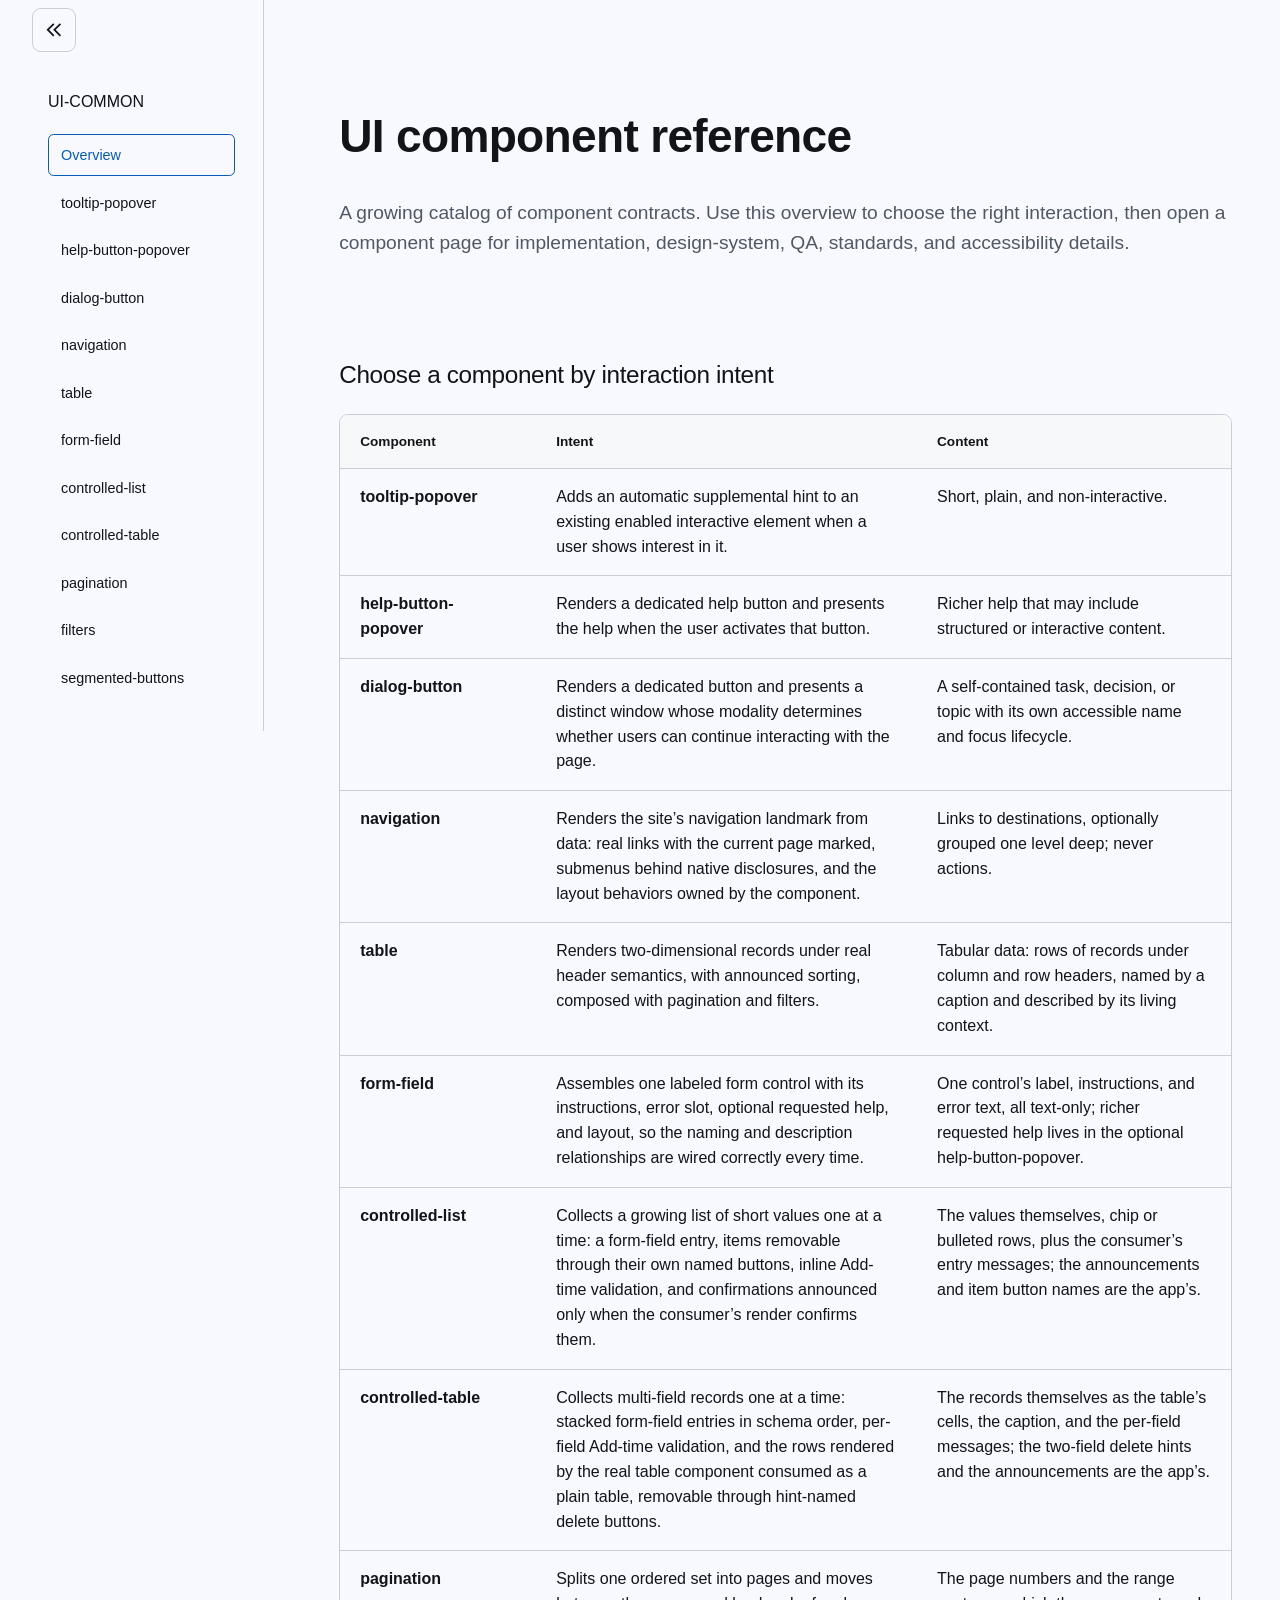
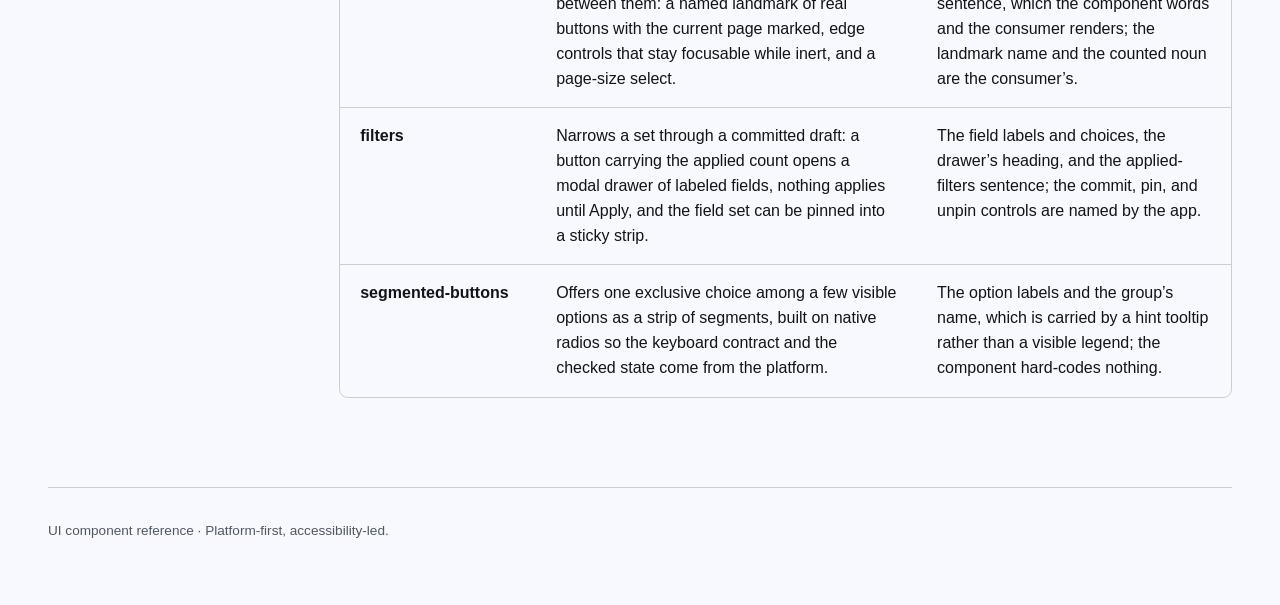
<file: index.html>
<!doctype html>
<html lang="en">
  <head>
    <meta charset="utf-8" />
    <meta name="viewport" content="width=device-width, initial-scale=1" />
    <title>UI Component Reference</title>
    <meta
      name="description"
      content="The full catalog of the UI component reference: design, implementation, consumption, and accessibility guidance for every documented component."
    />
    <script defer src="./assets/app.js"></script>
    <link rel="stylesheet" href="./assets/app.css">
  </head>
  <body>
    <div id="root"></div>
  </body>
</html>
</file>
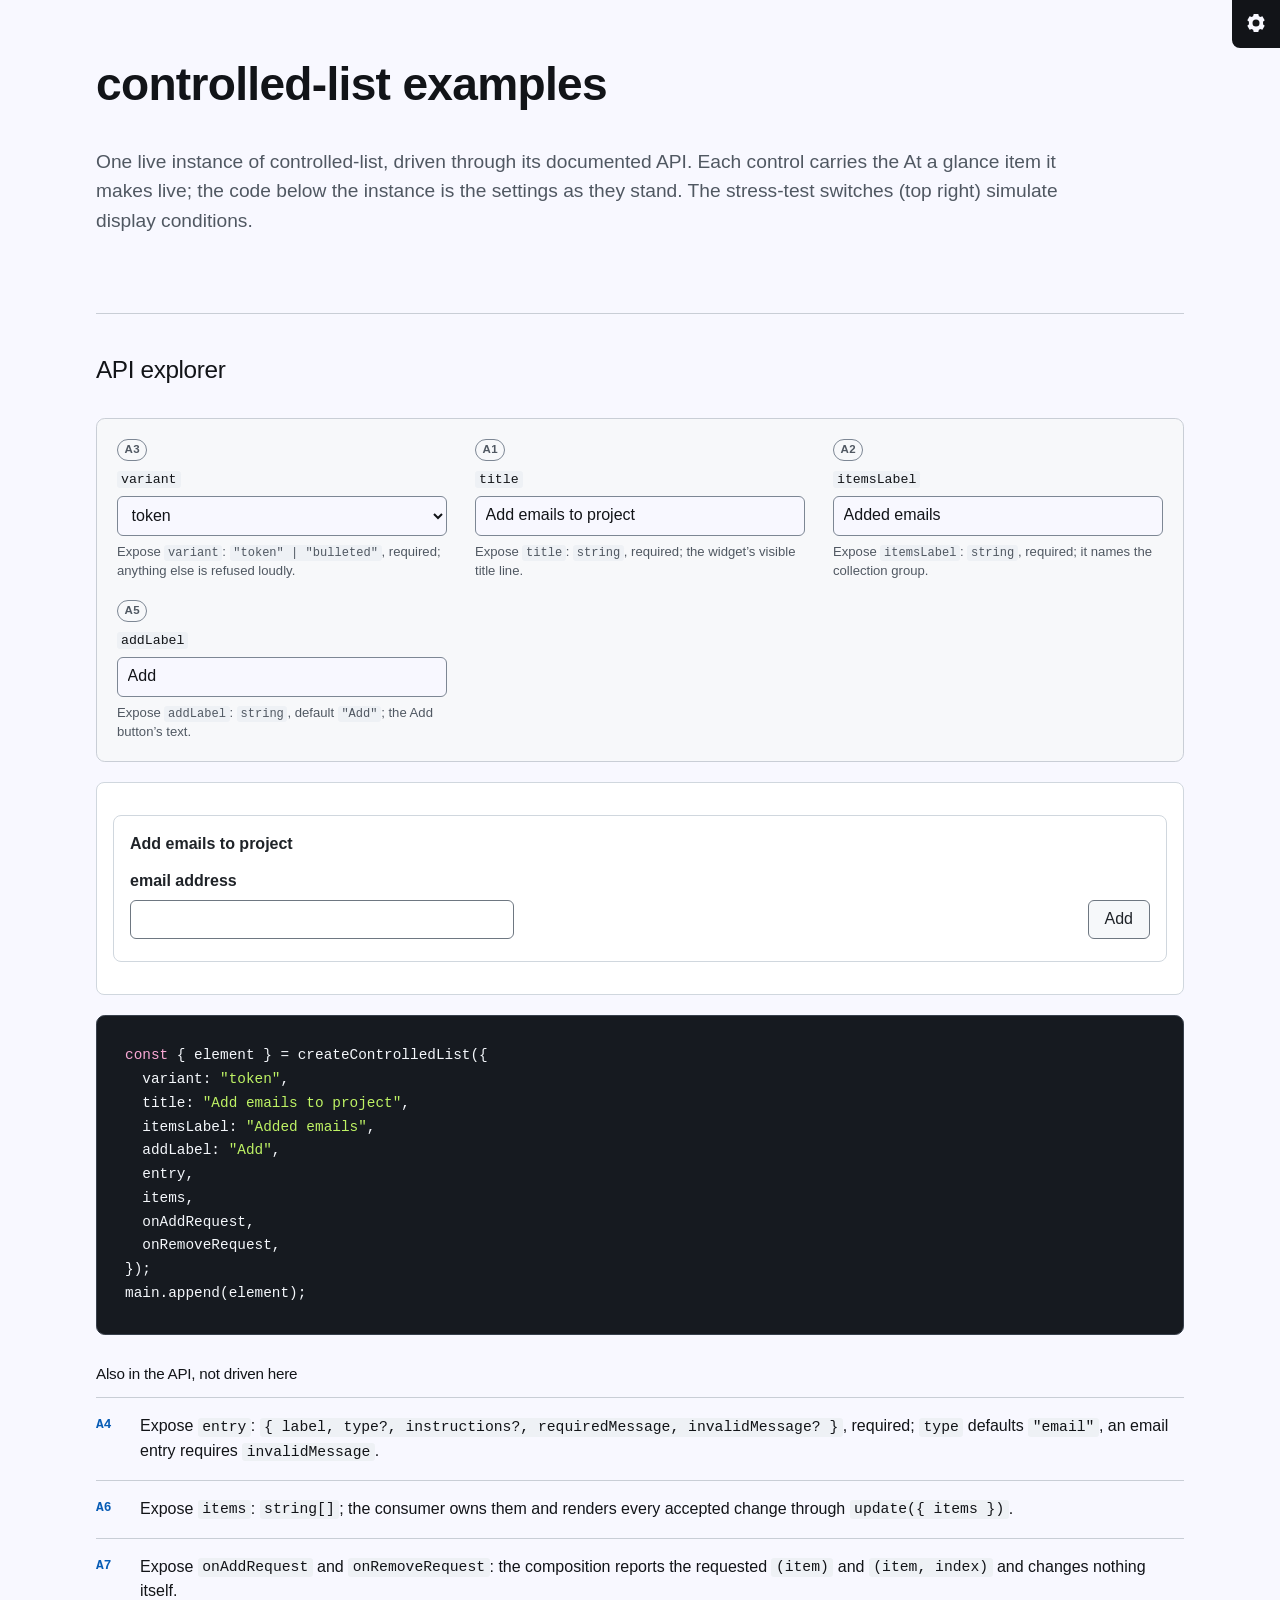
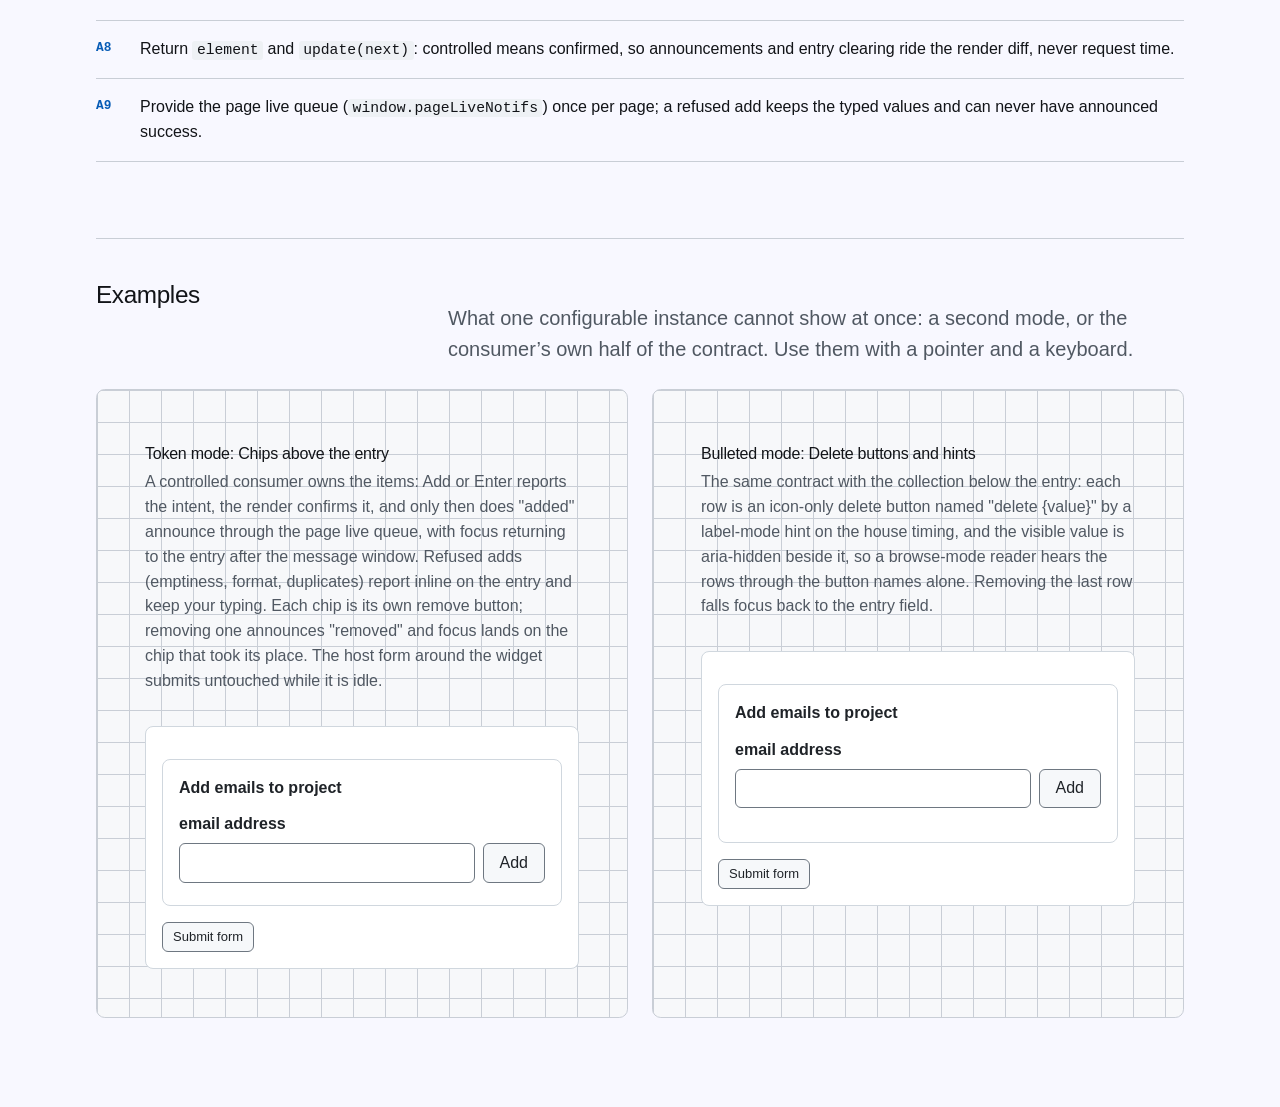
<file: controlled-list-example/index.html>
<!doctype html>
<html lang="en">
  <head>
    <meta charset="utf-8" />
    <meta name="viewport" content="width=device-width, initial-scale=1" />
    <title>UI Component Reference</title>
    <script defer src="../assets/app.js"></script>
    <link rel="stylesheet" href="../assets/app.css">
  </head>
  <body>
    <div id="root"></div>
  </body>
</html>
</file>
<file: assets/app.css>
@layer base{*,:after,:before,::backdrop{box-sizing:border-box;border:0 solid;margin:0;padding:0}::file-selector-button{box-sizing:border-box;border:0 solid;margin:0;padding:0}html,:host{-webkit-text-size-adjust:100%;tab-size:4;font-feature-settings:normal;font-variation-settings:normal;-webkit-tap-highlight-color:transparent;font-family:ui-sans-serif,system-ui,sans-serif,Apple Color Emoji,Segoe UI Emoji,Segoe UI Symbol,Noto Color Emoji;line-height:1.5}hr{height:0;color:inherit;border-top-width:1px}abbr:where([title]){-webkit-text-decoration:underline dotted;text-decoration:underline dotted}h1,h2,h3,h4,h5,h6{font-size:inherit;font-weight:inherit}a{color:inherit;-webkit-text-decoration:inherit;-webkit-text-decoration:inherit;text-decoration:inherit}b,strong{font-weight:bolder}code,kbd,samp,pre{font-feature-settings:normal;font-variation-settings:normal;font-family:ui-monospace,SFMono-Regular,Menlo,Monaco,Consolas,Liberation Mono,Courier New,monospace;font-size:1em}small{font-size:80%}sub,sup{vertical-align:baseline;font-size:75%;line-height:0;position:relative}sub{bottom:-.25em}sup{top:-.5em}table{text-indent:0;border-color:inherit;border-collapse:collapse}:-moz-focusring{outline:auto}progress{vertical-align:baseline}summary{display:list-item}ol,ul,menu{list-style:none}img,svg,video,canvas,audio,iframe,embed,object{vertical-align:middle;display:block}img,video{max-width:100%;height:auto}button,input,select,optgroup,textarea{font:inherit;font-feature-settings:inherit;font-variation-settings:inherit;letter-spacing:inherit;color:inherit;opacity:1;background-color:#0000;border-radius:0}::file-selector-button{font:inherit;font-feature-settings:inherit;font-variation-settings:inherit;letter-spacing:inherit;color:inherit;opacity:1;background-color:#0000;border-radius:0}:where(select:is([multiple],[size])) optgroup{font-weight:bolder}:where(select:is([multiple],[size])) optgroup option{padding-inline-start:20px}::file-selector-button{margin-inline-end:4px}::placeholder{opacity:1}@supports (not ((-webkit-appearance:-apple-pay-button))) or (contain-intrinsic-size:1px){::placeholder{color:color-mix(in oklab, currentcolor 50%, transparent)}}textarea{resize:vertical}::-webkit-search-decoration{-webkit-appearance:none}::-webkit-date-and-time-value{min-height:1lh;text-align:inherit}::-webkit-datetime-edit{display:inline-flex}::-webkit-datetime-edit-fields-wrapper{padding:0}::-webkit-datetime-edit{padding-block:0}::-webkit-datetime-edit-year-field{padding-block:0}::-webkit-datetime-edit-month-field{padding-block:0}::-webkit-datetime-edit-day-field{padding-block:0}::-webkit-datetime-edit-hour-field{padding-block:0}::-webkit-datetime-edit-minute-field{padding-block:0}::-webkit-datetime-edit-second-field{padding-block:0}::-webkit-datetime-edit-millisecond-field{padding-block:0}::-webkit-datetime-edit-meridiem-field{padding-block:0}::-webkit-calendar-picker-indicator{line-height:1}:-moz-ui-invalid{box-shadow:none}button,input:where([type=button],[type=reset],[type=submit]){appearance:button}::file-selector-button{appearance:button}::-webkit-inner-spin-button{height:auto}::-webkit-outer-spin-button{height:auto}[hidden]:where(:not([hidden=until-found])){display:none!important}}:root{--lightningcss-light:initial;--lightningcss-dark: ;color-scheme:light;--canvas:#f8f8ff;--rail-tint:#fff;--surface:#f7f8fa;--surface-strong:#eef1f5;--text:#121418;--muted:#505862;--line:#c9ced6;--line-strong:#7d8794;--accent:#075cb6;--accent-hover:#034887;--focus:#005fcc;--code:#161a20;--code-text:#f4f7fb;--max:90rem;--radius:.55rem;--stress-test-inverse-scale:1;--help-button-popover-trigger-min-size:2.75rem;--help-button-popover-trigger-radius:.35rem;--help-button-popover-surface-width:30rem;--help-button-popover-surface-max-height:94dvh;--help-button-popover-surface-padding:1.5rem;--help-button-popover-surface-gap:1rem;--help-button-popover-motion-duration:.14s;--help-button-popover-edge-clearance:1rem;--help-button-popover-surface-color:var(--canvas);--help-button-popover-border-color:var(--line-strong);--help-button-popover-elevation:0 1rem 3rem #0000002e;--layer-floating-window:200}*{box-sizing:border-box}html{scroll-behavior:smooth;background:var(--canvas);scroll-padding-top:11rem}body{background:var(--canvas);color:var(--text);-webkit-font-smoothing:antialiased;-moz-osx-font-smoothing:grayscale;margin:0;font-family:Arial,Helvetica,sans-serif;font-size:1rem;line-height:1.55}a{color:var(--accent);text-underline-offset:.2em;text-decoration-thickness:.08em}a:hover{color:var(--accent-hover)}a,p,li,dd{overflow-wrap:anywhere}button,a{-webkit-tap-highlight-color:transparent}:focus-visible{outline:.2rem solid var(--focus);outline-offset:.2rem}.site-header{z-index:100;border-block-end:1px solid var(--line);background:color-mix(in srgb, var(--canvas) 96%, transparent);-webkit-backdrop-filter:blur(.5rem);backdrop-filter:blur(.5rem);position:sticky;inset-block-start:0}.header-brand-row,.site-header .ev-navigation-nav,main,footer{width:min(100% - 6rem, var(--max));margin-inline:auto}.header-brand-row{padding-block:1rem .75rem;display:block}.brand{color:var(--text);white-space:nowrap;align-items:center;gap:.75rem;text-decoration:none;display:inline-flex}.brand span{background:var(--line-strong);block-size:1.4rem;inline-size:1px}.preference-switch{border:1px solid var(--line);border-radius:var(--radius);background:var(--canvas);min-block-size:2.75rem;color:var(--text);font:inherit;cursor:pointer;grid-template-columns:auto auto auto;align-items:center;gap:.45rem;padding:.45rem .65rem;font-size:.78rem;display:inline-grid;position:relative}.preference-switch:hover{border-color:var(--line-strong);background:var(--surface)}.preference-input{clip-path:inset(50%);white-space:nowrap;border:0;block-size:1px;inline-size:1px;margin:0;padding:0;position:absolute;overflow:hidden}.preference-label{font-weight:700}.switch-track{border:1px solid var(--line-strong);background:var(--surface-strong);border-radius:999px;block-size:1.25rem;inline-size:2.2rem;position:relative}.preference-switch:has(.preference-input:focus-visible) .switch-track{outline:2px solid var(--focus);outline-offset:2px}.switch-thumb{box-sizing:border-box;background:var(--line-strong);border:1px solid #0000;border-radius:50%;block-size:.88rem;inline-size:.88rem;transition:transform .16s,background-color .16s;position:absolute;inset-block-start:.12rem;inset-inline-start:.12rem}.preference-switch:has(.preference-input:checked) .switch-track{border-color:var(--accent);background:var(--accent)}.preference-switch:has(.preference-input:checked) .switch-thumb{background:var(--canvas);transform:translate(.95rem)}.switch-state{min-inline-size:1.5rem}.stress-test-launcher{z-index:1001;position:fixed;inset-block-start:0;inset-inline-end:0}.stress-test-button{inline-size:calc(48px * var(--stress-test-inverse-scale));block-size:calc(48px * var(--stress-test-inverse-scale));border:calc(2px * var(--stress-test-inverse-scale)) solid var(--text);border-radius:0 0 0 calc(8px * var(--stress-test-inverse-scale));background:var(--text);color:var(--canvas);cursor:pointer;place-items:center;padding:0;display:grid}.stress-test-button:hover{background:var(--accent)}.stress-test-button:focus-visible{outline-width:calc(3px * var(--stress-test-inverse-scale));outline-offset:calc(3px * var(--stress-test-inverse-scale))}.stress-test-cog{inline-size:calc(24px * var(--stress-test-inverse-scale));block-size:calc(24px * var(--stress-test-inverse-scale));fill:currentColor}.stress-test-tooltip{z-index:1002;border:1px solid var(--line-strong);background:var(--text);inline-size:max-content;max-inline-size:min(20rem,100vw - 1rem);color:var(--canvas);opacity:0;transition:opacity .12s ease, display .12s allow-discrete, overlay .12s allow-discrete;border-radius:.35rem;margin:0;padding:.5rem .7rem;font-size:.9rem;line-height:1.4;position:fixed;inset-block-start:calc(48px * var(--stress-test-inverse-scale) + .5rem);inset-block-end:auto;inset-inline:auto .5rem;box-shadow:0 .5rem 1.5rem #0000002e}.stress-test-tooltip:popover-open{opacity:1}@starting-style{.stress-test-tooltip:popover-open{opacity:0}}.stress-tests-dialog{z-index:1000;border:0;border-block-end:2px solid var(--line-strong);background:var(--canvas);max-block-size:min(80dvh,38rem);inline-size:100%;max-inline-size:none;color:var(--text);margin:0;padding:1rem 4.5rem 1rem 1rem;position:fixed;inset-block-start:0;inset-inline:0;overflow:auto;box-shadow:0 .75rem 2rem #00000038}.stress-tests-dialog::backdrop{background:#1214188c}.stress-tests-close{border:1px solid var(--line-strong);border-radius:var(--radius);background:var(--canvas);block-size:2.75rem;inline-size:2.75rem;color:var(--text);cursor:pointer;place-items:center;padding:0;display:grid;position:absolute;inset-block-start:.75rem;inset-inline-end:.75rem}.stress-tests-close:hover{background:var(--surface-strong)}.stress-tests-close svg{fill:currentColor;block-size:1.35rem;inline-size:1.35rem}.stress-tests-title{margin:0 0 .75rem;font-size:1.05rem}.stress-tests-close-tooltip{inset-block-start:4.25rem;inset-inline-end:.75rem}.stress-tests-dialog .preferences{flex-wrap:wrap;gap:.5rem;display:flex}.stress-tests-apply{font:inherit;border:1px solid var(--line-strong);border-radius:var(--radius);background:var(--surface);color:var(--text);cursor:pointer;margin-block-start:.9rem;padding:.45rem 1.25rem;font-size:.85rem}.stress-tests-apply:hover{background:var(--surface-strong)}.site-header .ev-navigation-nav{padding-block:0 .7rem}.ev-navigation a{color:var(--text);border:1px solid #0000;border-radius:.35rem;padding:.55rem .75rem;font-size:.9rem;text-decoration:none;display:inline-block}.ev-navigation a:hover{background:var(--surface)}.ev-navigation a[aria-current=page]{border-color:var(--accent);color:var(--accent)}.ev-navigation .ev-navigation-summary{border:1px solid #0000;border-radius:.35rem;padding:.55rem .75rem;font-size:.9rem}.ev-navigation .ev-navigation-summary:not([aria-disabled=true]):hover{background:var(--surface)}.table-demo-grid{grid-template-columns:minmax(0,1fr);gap:2.5rem;display:grid}.table-demo-canvas{color:#1f2328;--lightningcss-light:initial;--lightningcss-dark: ;color-scheme:light;background:#fff;border:1px solid #d0d7de;border-radius:.5rem;padding:.25rem 1rem 1rem}.table-demo-canvas .retest-button{font:inherit;cursor:pointer;background:#fff;border:1px solid #d0d7de;border-radius:.375rem;padding:.1em .5em;font-size:.8125rem}.table-demo-canvas .retest-button:hover{background:#f6f8fa}.form-field-demo-grid{grid-template-columns:repeat(auto-fit,minmax(min(26rem,100%),1fr));gap:1.5rem;display:grid}.form-field-demo-canvas{color:#1f2328;--lightningcss-light:initial;--lightningcss-dark: ;color-scheme:light;background:#fff;border:1px solid #d0d7de;border-radius:.5rem;padding:1rem}.form-field-demo-canvas .form-field+.form-field{margin-block-start:1.25rem}.ff-demo-scaffold{border-block-start:1px dashed #d0d7de;gap:.5rem;margin:1rem 0 0;padding-block-start:.625rem;display:flex}.ff-demo-scaffold button{font:inherit;cursor:pointer;background:#f6f8fa;border:1px solid #6e7781;border-radius:.375rem;padding:.25rem .625rem;font-size:.8125rem}.ff-demo-scaffold button:hover{background:#eef1f4}.ff-demo-proof{color:#1a7f37;min-block-size:1lh;margin:.5rem 0 0;font-size:.875rem}.controlled-list-demo-grid{grid-template-columns:repeat(auto-fit,minmax(min(28rem,100%),1fr));gap:1.5rem;display:grid}.controlled-table-demo-grid{gap:1.5rem;display:grid}.controlled-list-demo-canvas{color:#1f2328;--lightningcss-light:initial;--lightningcss-dark: ;color-scheme:light;background:#fff;border:1px solid #d0d7de;border-radius:.5rem;padding:1rem}.controlled-list-demo-canvas .host-form-foot{align-items:center;gap:.75rem;margin:.75rem 0 0;display:flex}.controlled-list-demo-canvas .host-form-foot button{font:inherit;cursor:pointer;background:#f6f8fa;border:1px solid #6e7781;border-radius:.375rem;padding:.25rem .625rem;font-size:.8125rem}.controlled-list-demo-canvas .host-form-foot button:hover{background:#eef1f4}.controlled-list-demo-canvas .submit-proof{color:#1a7f37;min-block-size:1lh;font-size:.875rem;font-weight:600}.pagination-demo-grid,.filters-demo-grid{grid-template-columns:minmax(0,1fr);gap:2.5rem;display:grid}.segmented-demo-grid{grid-template-columns:repeat(auto-fit,minmax(min(26rem,100%),1fr));gap:1.5rem;display:grid}.pagination-demo-canvas,.filters-demo-canvas,.segmented-demo-canvas{color:#1f2328;--lightningcss-light:initial;--lightningcss-dark: ;color-scheme:light;background:#fff;border:1px solid #d0d7de;border-radius:.5rem;padding:1rem}.pagination-demo-cards,.filters-demo-results,.segmented-demo-cards{gap:.5rem;margin:0 0 .75rem;padding:0;font-size:.875rem;list-style:none;display:grid}.pagination-demo-cards li,.filters-demo-results li,.segmented-demo-cards li{border:1px solid #d0d7de;border-radius:.375rem;justify-content:space-between;gap:.75rem;padding:.5rem .75rem;display:flex}.segmented-demo-cards[data-layout=grid]{grid-template-columns:repeat(auto-fill,minmax(11rem,1fr))}.pagination-demo-cards .kind,.filters-demo-results .kind,.segmented-demo-cards .kind{color:#57606a;font-size:.8125rem}.filters-demo-results li.empty{color:#57606a;justify-content:flex-start}.pagination-demo-range,.filters-demo-summary{color:#57606a;min-block-size:1lh;margin:0 0 .75rem;font-size:.875rem}.filters-demo-canvas .filters-demo-summary{margin-block-start:.75rem}.segmented-demo-row{flex-wrap:wrap;align-items:center;gap:.75rem;margin-block-end:.75rem;display:flex}.segmented-demo-reset{font:inherit;cursor:pointer;background:#f6f8fa;border:1px solid #6e7781;border-radius:.375rem;padding:.25rem .625rem;font-size:.8125rem}.segmented-demo-reset:hover{background:#eef1f4}.segmented-demo-sample{max-inline-size:34rem;margin:0;font-size:.875rem}.segmented-demo-sample[data-density=roomy]{line-height:1.9}.segmented-demo-sample[data-density=cosy]{line-height:1.5}.segmented-demo-sample[data-density=tight]{line-height:1.2}.segmented-demo-report{color:#1a7f37;margin:.75rem 0 0;font-size:.8125rem;font-weight:600}.navigation-demo-grid{gap:2.5rem;display:grid}.navigation-demo-resizable{resize:horizontal;border:1px dashed var(--line-strong);border-radius:var(--radius);min-inline-size:14rem;max-inline-size:100%;padding:1rem;overflow:hidden}.navigation-demo-scrollbox{border:1px solid var(--line);border-radius:var(--radius);block-size:6rem;padding-inline:1rem;overflow-y:auto}.navigation-demo-scrollbox .ev-navigation{background:var(--canvas)}.navigation-demo-vertical{max-inline-size:12rem}.navigation-demo-rail{--navigation-width:13rem;border:1px solid var(--line);border-radius:var(--radius);background:var(--canvas);position:relative;overflow-x:clip}.navigation-demo-rail .ev-navigation-pane{border-inline-end:1px solid var(--line);padding-block:4rem 1.25rem}.navigation-demo-rail .ev-navigation-nav{padding-inline-end:1.5rem}.site-frame{--navigation-width:15rem;--navigation-edge:1.5rem;width:min(100% - 6rem, var(--max));margin-inline:auto}.site-columns{grid-template-columns:var(--navigation-width) minmax(0, 1fr);align-items:start;column-gap:clamp(1.5rem,4vw,4rem);display:grid}.site-frame .site-header{-webkit-backdrop-filter:none;backdrop-filter:none;background:0 0;border-block-end:0;grid-column:1;max-block-size:100dvh;position:sticky;inset-block-start:0;overflow-y:auto}.site-frame .header-brand-row,.site-frame .site-header .ev-navigation-nav{width:auto;margin-inline:0;padding-inline-end:1.75rem}.site-frame .header-brand-row{padding-block:0 1.25rem}.site-frame .site-header .ev-navigation-nav{padding-block:0}.site-frame main{width:auto;grid-column:2;min-inline-size:0;margin-inline:0}.site-frame footer{width:auto;margin-inline:0}.example-frame{width:min(100% - 6rem, var(--max));margin-inline:auto}.example-frame main{padding-block:clamp(1.5rem,3vw,2.5rem) clamp(3rem,7vw,7rem)}@media (width>52rem){.site-columns{transition:grid-template-columns .2s}.site-columns:has(.site-header .ev-navigation[data-nav-state=collapsed]){grid-template-columns:3.75rem minmax(0,1fr)}.site-frame .site-header{inline-size:calc(var(--navigation-width) + 1rem);margin-inline-start:calc((var(--navigation-edge) + .25rem) * -1);padding-block-end:.75rem;padding-inline-start:.25rem;transition:inline-size .2s;overflow-x:hidden}.site-columns:has(.site-header .ev-navigation[data-nav-state=collapsed]) .site-header{scrollbar-width:none;inline-size:3.75rem}.site-columns:has(.site-header .ev-navigation[data-nav-state=collapsed]) .site-header::-webkit-scrollbar{block-size:0;inline-size:0}.site-columns:has(.site-header .ev-navigation[data-nav-state=collapsed]) .site-header .ev-navigation-pane{border-inline-end-color:#0000}.site-frame .site-header .ev-navigation-pane{border-inline-end:1px solid var(--line);padding-block:clamp(3rem,7vw,7rem) 2rem}.site-frame .site-header .ev-navigation-pane:hover,.site-frame .site-header .ev-navigation-pane:focus-within{box-shadow:0 .0625rem .1875rem #0000000f,0 .25rem .75rem #0000000d}}@media (width<=52rem){.site-columns{display:block}.site-frame .site-header{border-inline-end:0;border-block-end:1px solid var(--line);max-block-size:none;padding-block:1rem .75rem;position:static;overflow:visible}}main{padding-block:clamp(3rem,7vw,7rem)}.hero{max-inline-size:70rem}.eyebrow{color:var(--accent);letter-spacing:.12em;text-transform:uppercase;margin:0 0 1rem;font-size:.8rem;font-weight:700}h1,h2,h3{letter-spacing:-.015em;margin-block-start:0;line-height:2}h1{max-inline-size:32ch;margin-block-end:1rem;font-size:clamp(2rem,3.6vw,3.25rem);font-weight:700}.lede{max-inline-size:62rem;color:var(--muted);margin:0;font-size:clamp(1.05rem,1.5vw,1.3rem)}.comparison{margin-block-start:clamp(4rem,8vw,8rem)}.section-heading{grid-template-columns:minmax(18rem,auto) minmax(18rem,1.125fr);align-items:start;gap:4rem;margin-block-end:1.5rem;display:grid}.section-heading>h2{line-height:1.25}.section-heading h2{margin:0;font-size:clamp(1.35rem,1.9vw,1.8rem)}.section-heading p{max-inline-size:48rem;color:var(--muted);margin:0;padding-block-start:2rem;font-size:1.25rem}.comparison-table-wrap{border:1px solid var(--line);border-radius:var(--radius);overflow-x:auto}table{width:100%;border-collapse:collapse;text-align:start;min-inline-size:46rem}th,td{border-block-end:1px solid var(--line);text-align:start;vertical-align:top;padding:1rem 1.25rem}thead th{background:var(--surface);font-size:.85rem}tbody th{inline-size:22%}tbody tr:last-child th,tbody tr:last-child td{border-block-end:0}code{background:var(--surface-strong);border-radius:.2rem;padding:.1em .3em;font:.92em ui-monospace,SFMono-Regular,Consolas,monospace}.guide,.guide-section,.guide-section>*,.sources,.sources>*{min-inline-size:0}.guide-hero{justify-content:space-between;align-items:flex-start;gap:2rem;max-inline-size:76rem;display:flex}.guide-hero h1{margin-block-end:1rem;font-size:clamp(2rem,3.6vw,3.25rem)}.guide-hero>div{min-inline-size:0}.guide-section,.sources{border-block-start:1px solid var(--line);margin-block-start:clamp(3rem,6vw,5rem);padding-block-start:2rem}.guide-section h2,.sources h2{font-size:clamp(1.35rem,1.9vw,1.8rem)}.two-column{grid-template-columns:minmax(15rem,.7fr) minmax(20rem,1.3fr);gap:2rem 4rem;display:grid}.two-column h2{margin:0}.check-list,.cross-list,.test-list,.requirements ul{margin:0;padding:0;list-style:none}.check-list li,.cross-list li,.test-list li{border-block-end:1px solid var(--line);padding:1rem 0 1rem 2rem;position:relative}.check-list li:first-child,.cross-list li:first-child,.test-list li:first-child{border-block-start:1px solid var(--line)}.check-list li:before{background:var(--accent);content:"";border-radius:50%;block-size:.55rem;inline-size:.55rem;position:absolute;inset-block-start:1.45rem;inset-inline-start:.2rem}.cross-list li:before{color:var(--muted);content:"×";font-size:1.25rem;font-weight:700;line-height:1;position:absolute;inset-block-start:1.05rem;inset-inline-start:.1rem}.requirements{border:1px solid var(--line);border-radius:var(--radius);background:var(--surface);grid-template-columns:minmax(17rem,.75fr) minmax(20rem,1.25fr);gap:2rem 4rem;padding:clamp(1.5rem,4vw,2.5rem);display:grid}.requirements h2{margin-block-end:.75rem}.requirements>div>p:last-child{color:var(--muted)}.requirement-groups{gap:1.5rem;display:grid}.requirement-groups section{border-inline-start:.25rem solid var(--line-strong);padding-inline-start:1.25rem}.requirement-groups section:first-child{border-inline-start-color:var(--accent)}.requirement-groups h3{margin-block:.35rem .5rem;font-size:1.15rem}.requirement-kind{border:1px solid var(--line-strong);color:var(--muted);letter-spacing:.06em;text-transform:uppercase;border-radius:999px;margin:0;padding:.2rem .55rem;font-size:.72rem;font-weight:700;display:inline-block}.requirement-kind-normative{border-color:var(--accent);color:var(--accent)}.requirements li{padding:.65rem 0 .65rem 1.5rem;position:relative}.requirements li:before{background:var(--accent);content:"";block-size:2px;inline-size:.55rem;position:absolute;inset-block-start:1.15rem;inset-inline-start:.2rem}.defaults-table-wrap,.wcag-table-wrap{border:1px solid var(--line);border-radius:var(--radius);overflow-x:auto}.defaults-table,.wcag-table{min-inline-size:58rem}.defaults-table td:nth-child(2){inline-size:15rem}.design-specification{gap:3rem;min-inline-size:0;display:grid}.design-specification>section,.spec-table-wrap{min-inline-size:0}.design-specification h3{margin-block:0 1rem;font-size:1.25rem}.anatomy-list{gap:.75rem;max-inline-size:68rem;margin:0;padding-inline-start:1.5rem;display:grid}.state-specimens{border:1px solid var(--line);border-radius:var(--radius);background:var(--line);grid-template-columns:repeat(5,minmax(9rem,1fr));gap:1px;margin-block-end:1.25rem;display:grid;overflow-x:auto}.state-specimens>div{background:var(--surface);align-content:space-between;justify-items:start;gap:1.5rem;min-inline-size:9rem;padding:1rem;display:grid}.state-specimens span{color:var(--muted);font-size:.82rem;font-weight:700}.help-button-popover-specimen{min-block-size:var(--help-button-popover-trigger-min-size);border:2px solid var(--text);border-radius:var(--help-button-popover-trigger-radius);background:var(--text);color:var(--canvas);font:inherit;padding:.65rem 1rem;font-weight:700}.help-button-popover-specimen.is-hovered{background:var(--accent)}.help-button-popover-specimen.is-focused{outline:.2rem solid var(--focus);outline-offset:.2rem}.help-button-popover-specimen.is-open{border-color:var(--accent);background:var(--accent)}.help-button-popover-specimen:disabled{opacity:.5}.spec-table-wrap{border:1px solid var(--line);border-radius:var(--radius);overflow-x:auto}.spec-table{min-inline-size:54rem}.spec-table tbody th{inline-size:14rem}.token-table tbody th{inline-size:24rem}.spec-note{border-inline-start:.25rem solid var(--accent);max-inline-size:68rem;color:var(--muted);margin:0;padding-inline-start:1rem}.wcag-table th:first-child{white-space:nowrap;inline-size:7rem}.wcag-table td:nth-child(3){inline-size:9rem}.level{color:var(--muted);white-space:nowrap;font-size:.85em}.mode-grid{--mode-card-padding:clamp(1.25rem, 3vw, 2rem);grid-template-columns:repeat(auto-fit,minmax(min(100%,32rem),1fr));gap:1.25rem;display:grid}.mode-grid>article{border:1px solid var(--line);border-radius:var(--radius);min-inline-size:0;padding:var(--mode-card-padding);flex-direction:column;display:flex}.mode-grid h3{margin-block-end:1rem;font-size:1.3rem}.mode-grid p{color:var(--muted)}.mode-code-block{margin-block-start:auto;margin-inline:calc(-1 * var(--mode-card-padding));margin-block-end:calc(-1 * var(--mode-card-padding));padding-block-start:2rem}.mode-code-block .code-block{border-block-end:0;border-inline:0;border-start-start-radius:0;border-start-end-radius:0;border-end-end-radius:calc(var(--radius) - 1px);border-end-start-radius:calc(var(--radius) - 1px)}.implementation-steps{gap:1rem;max-inline-size:62rem;margin:0;padding-inline-start:2rem;display:grid}.implementation-steps li{border-block-end:1px solid var(--line);padding-block:0 1rem;padding-inline-start:.5rem}.implementation-steps li::marker{color:var(--accent);font-weight:700}.implementation-steps h4{margin-block-end:.35rem}.implementation-steps p{color:var(--muted)}.qa-rules{border:1px solid var(--line);border-radius:var(--radius);background:var(--line);gap:1px;margin:0;display:grid;overflow:hidden}.qa-rules>div{background:var(--canvas);grid-template-columns:minmax(15rem,.65fr) minmax(20rem,1.35fr);gap:1rem 2rem;padding:1rem 1.25rem;display:grid}.qa-rules dt{font-weight:700}.qa-rules dd{color:var(--muted);margin:0}.verification-specimen{margin-block-start:2rem}.verification-specimen h4{margin-block-end:.75rem;font-size:1rem;font-weight:700}.accessibility>.requirements,.accessibility>section+section{margin-block-start:2rem}.scope-badge{border:1px solid var(--line-strong);color:var(--muted);letter-spacing:.04em;border-radius:999px;margin-block-end:.75rem;padding:.25rem .65rem;font-size:.72rem;font-weight:700;display:inline-block}.filter-radio-group{border:1px solid var(--line);border-radius:var(--radius);background:var(--surface);margin:0 0 1.5rem;padding:1rem}.filter-radio-group legend{padding-inline:.35rem;font-weight:700}.filter-radio-group>div{flex-wrap:wrap;gap:.5rem;display:flex}.filter-radio-group label{cursor:pointer;position:relative}.filter-radio-group input{opacity:0;block-size:1px;inline-size:1px;position:absolute}.filter-radio-group span{border:1px solid var(--line-strong);background:var(--canvas);color:var(--text);border-radius:999px;padding:.55rem .85rem;font-weight:700;display:block}.filter-radio-group input:checked+span{border-color:var(--accent);background:var(--accent);color:var(--canvas)}.filter-radio-group input:focus-visible+span{outline:.2rem solid var(--focus);outline-offset:.2rem}.usage-columns{grid-template-columns:repeat(2,minmax(0,1fr));gap:1.25rem 3rem;display:grid}.usage-columns>section{min-inline-size:0}.usage-columns h3{font-size:1.2rem}.content-keys-columns{grid-template-columns:repeat(auto-fit,minmax(min(100%,20rem),1fr));gap:1.25rem 3rem;display:grid}.content-keys-columns>section{min-inline-size:0}.content-keys-columns h3{font-size:1.2rem}.content-keys{border:1px solid var(--line);border-radius:var(--radius);background:var(--line);gap:1px;margin:0;display:grid;overflow:hidden}.content-keys>div{background:var(--canvas);gap:.35rem;padding:1rem 1.25rem;display:grid}.content-keys dt{font-weight:700}.content-keys dd,.content-keys-empty{color:var(--muted);margin:0}.composition-columns{grid-template-columns:repeat(auto-fit,minmax(min(100%,20rem),1fr));gap:1.25rem 3rem;display:grid}.composition-columns>section{min-inline-size:0}.composition-columns h3{font-size:1.2rem}.composition-list{gap:.75rem;margin:0;padding:0;list-style:none;display:grid}.composition-list>li{border-inline-start:3px solid var(--line);padding-inline-start:.9rem}.composition-name{font-weight:700}.composition-requirement{border:1px solid var(--line);text-transform:uppercase;letter-spacing:.04em;vertical-align:.08em;color:var(--muted);border-radius:999px;padding:.05rem .45rem;font-size:.78rem;font-weight:700;display:inline-block}.composition-requirement[data-requirement=core]{border-color:color-mix(in srgb, var(--accent) 45%, var(--line));background:color-mix(in srgb, var(--accent) 10%, transparent);color:var(--accent)}.pref-high-contrast .composition-requirement[data-requirement=core]{background:0 0}.composition-note{color:var(--muted)}.composition-empty{color:var(--muted);margin:0}.code-block{border-radius:var(--radius);background:var(--code);inline-size:100%;min-inline-size:0;max-inline-size:100%;color:var(--code-text);tab-size:2;white-space:pre;border:1px solid #38404b;margin:0;padding:clamp(1rem,3vw,1.75rem);font:.9rem/1.65 ui-monospace,SFMono-Regular,Consolas,monospace;overflow:auto hidden}.code-block[data-height-constrained]{max-block-size:var(--html-code-height);scrollbar-gutter:stable;overflow-y:auto}.code-block code{font:inherit;background:0 0;padding:0}.token-comment{color:#98a2b3}.token-tag{color:#7dd3fc}.token-attribute{color:#fbbf24}.token-selector{color:#7dd3fc}.token-property{color:#fbbf24}.token-string{color:#bef264}.token-punctuation{color:#d1d5db}.token-keyword{color:#f9a8d4}.token-number{color:#fbbf24}.demo-stage{border:1px solid var(--line);border-radius:var(--radius);background:linear-gradient(var(--line) 1px, transparent 1px), linear-gradient(90deg, var(--line) 1px, transparent 1px), var(--surface);background-size:2rem 2rem;min-block-size:19rem;padding:clamp(1.25rem,4vw,3rem);overflow:visible}.help-demo-grid{grid-template-columns:repeat(2,minmax(0,1fr));gap:1.25rem;display:grid}.help-demo-grid .demo-stage{min-inline-size:0}.help-demo-grid>:only-child{grid-column:1/-1}.demo-instruction{max-inline-size:38rem;color:var(--muted);margin:0 0 2rem}.example-page-link{text-align:center;margin:0}.example-page-link a:after{content:" ↗";content:" ↗" / " opens in a new tab"}.api-explorer{grid-template-columns:minmax(0,1fr);gap:1.25rem;display:grid}.api-controls{border:1px solid var(--line);border-radius:var(--radius);background:var(--surface);grid-template-columns:repeat(auto-fill,minmax(17rem,1fr));gap:.4rem 1.75rem;padding:1.25rem 1.25rem .4rem;display:grid}.api-control{grid-row:span 4;grid-template-rows:subgrid;min-inline-size:0;padding-block-end:.85rem;display:grid}.api-control .api-prop{grid-row:2;font-size:.9rem;font-weight:600}.api-glance-ref{letter-spacing:.04em;border:1px solid var(--line-strong);color:var(--muted);border-radius:999px;grid-row:1;justify-self:start;padding:.05rem .4rem;font-size:.72rem;font-weight:700;text-decoration:none}.api-glance-ref:hover,.api-glance-ref:focus-visible{color:var(--text);border-color:currentColor}.api-control-doc{color:var(--muted);grid-row:4;margin:0;font-size:.82rem;line-height:1.45}.preference-switch.api-switch{grid-row:3;grid-template-columns:auto auto;justify-content:start;min-block-size:2.5rem}.api-control .api-select,.api-control .api-text{grid-row:3}.api-select,.api-text{font:inherit;border:1px solid var(--line-strong);background:var(--canvas);min-block-size:2.5rem;inline-size:100%;min-inline-size:0;color:var(--text);border-radius:.375rem;padding:.4rem .6rem}.api-select:focus-visible,.api-text:focus-visible{outline:.2rem solid var(--focus);outline-offset:.2rem}.api-undriven{margin-block-start:1.5rem}.api-undriven h3{margin:0 0 .5rem;font-size:.95rem}.api-canvas{border:1px solid var(--line);border-radius:var(--radius);background:var(--surface);min-block-size:12rem;padding:clamp(1.25rem,4vw,3rem)}.api-canvas .native-tooltip-trigger,.api-canvas .native-tooltip-trigger-label,.api-canvas .native-tooltip-trigger-description{anchor-name:--api-tooltip-trigger}.api-canvas .native-tooltip-surface{position-anchor:--api-tooltip-trigger}.api-canvas .native-help-trigger{interest-delay:.5s .2s;anchor-name:--api-help-trigger}.api-canvas .native-help-trigger-text,.api-canvas .native-help-trigger-icon,.api-canvas .native-help-trigger-icon-text{anchor-name:--api-help-trigger}.api-canvas .native-help-surface,.api-canvas .native-help-icon-tooltip{position-anchor:--api-help-trigger}.api-dialog-trigger{interest-delay:.5s .2s}.api-dialog-icon-tooltip{position-anchor:--api-dialog-window;position-area:block-start;margin:.6rem;position:fixed}.api-dialog-window{z-index:var(--layer-floating-window)}.icon-button{place-items:center;min-inline-size:3rem;padding-inline:.75rem;display:inline-grid}.bold-icon{font-family:Georgia,Times New Roman,serif;font-size:1.35em;font-weight:800}.demo-field{gap:.45rem;max-inline-size:24rem;margin-block-end:1rem;font-weight:700;display:grid}.demo-field input,.demo-field textarea{border:1px solid var(--line-strong);background:var(--canvas);min-block-size:2.75rem;color:var(--text);font:inherit;border-radius:.35rem;padding:.65rem .75rem}.shortcut-list{margin-block:1.25rem}.shortcut-list div{border-block-start:1px solid var(--line);justify-content:space-between;gap:2rem;padding-block:.75rem;display:flex}.shortcut-list div:last-child{border-block-end:1px solid var(--line)}.shortcut-list dd{white-space:nowrap;margin:0}kbd{border:1px solid var(--line-strong);background:var(--surface);border-radius:.25rem;padding:.1rem .35rem;font:.85em ui-monospace,SFMono-Regular,Consolas,monospace}.demo-button,.secondary-button{min-block-size:var(--help-button-popover-trigger-min-size);border:2px solid var(--text);border-radius:var(--help-button-popover-trigger-radius);background:var(--text);color:var(--canvas);font:inherit;cursor:pointer;padding:.65rem 1rem;font-weight:700}.native-help-trigger-icon,.native-help-trigger-icon-text{align-items:center;gap:.55rem;display:inline-flex}.native-help-trigger-icon{min-inline-size:var(--help-button-popover-trigger-min-size);justify-content:center;padding-inline:.65rem}.help-button-popover-demo-icon{border:.12em solid;border-radius:50%;place-items:center;block-size:1.35em;inline-size:1.35em;font-size:.9em;line-height:1;display:inline-grid}.help-demo-settings{justify-items:start;gap:.5rem;margin-block-start:1rem;display:grid}.secondary-button{background:var(--canvas);color:var(--text)}.tooltip-surface{border:1px solid var(--line-strong);background:var(--text);max-inline-size:min(24rem,100vw - 2rem);color:var(--canvas);border-radius:.35rem;padding:.65rem .8rem;font-size:.9rem;box-shadow:0 .5rem 1.5rem #0000002e}.native-tooltip-surface{position-anchor:--native-tooltip-trigger;position-area:block-start;opacity:0;transition:opacity .12s ease, display .12s allow-discrete, overlay .12s allow-discrete;margin:.6rem;position:fixed}.native-tooltip-surface:popover-open{opacity:1}@starting-style{.native-tooltip-surface:popover-open{opacity:0}}.native-tooltip-trigger{anchor-name:--native-tooltip-trigger;interest-delay:.5s .2s}.native-help-trigger-icon,.native-dialog-trigger-icon{interest-delay:.5s .2s}.native-tooltip-trigger-label{anchor-name:--native-tooltip-label-trigger}.native-tooltip-trigger-description{anchor-name:--native-tooltip-description-trigger}.native-tooltip-surface-label{position-anchor:--native-tooltip-label-trigger}.native-tooltip-surface-description{position-anchor:--native-tooltip-description-trigger}.help-surface{inline-size:min(var(--help-button-popover-surface-width), calc(100vw - 2rem));overscroll-behavior:contain;border:1px solid var(--help-button-popover-border-color);border-radius:var(--radius);padding:var(--help-button-popover-surface-padding);background:var(--help-button-popover-surface-color);color:var(--text);box-shadow:var(--help-button-popover-elevation);overflow:auto}.help-surface h3,.help-surface h4{margin-block-end:.75rem;font-size:1.3rem}.help-surface p{color:var(--muted)}.help-surface .secondary-button{margin-block-start:1.5rem;display:block}.native-help-surface{position-anchor:--native-help-trigger;margin:0;margin-block:var(--help-button-popover-surface-gap);block-size:auto;max-block-size:var(--help-button-popover-surface-max-height);opacity:0;transition:opacity var(--help-button-popover-motion-duration) ease, display var(--help-button-popover-motion-duration) allow-discrete, overlay var(--help-button-popover-motion-duration) allow-discrete;position:absolute;inset:auto}.native-help-surface[data-placement=below]{position-area:block-end span-inline-end}.native-help-surface[data-placement=above]{position-area:block-start span-inline-end}.native-help-surface:popover-open{opacity:1}@starting-style{.native-help-surface:popover-open{opacity:0}}.native-help-trigger{anchor-name:--native-help-trigger}.native-help-trigger-text{anchor-name:--native-help-text-trigger}.native-help-trigger-icon{anchor-name:--native-help-icon-trigger}.native-help-trigger-icon-text{anchor-name:--native-help-icon-text-trigger}.native-help-surface-text{position-anchor:--native-help-text-trigger}.native-help-surface-icon{position-anchor:--native-help-icon-trigger}.native-help-surface-icon-text{position-anchor:--native-help-icon-text-trigger}.native-help-icon-tooltip{position-anchor:--native-help-icon-trigger;position-area:block-start;margin:.6rem;position:fixed}.native-dialog-trigger{align-items:center;gap:.5em;display:inline-flex}.native-dialog-trigger-text{anchor-name:--native-dialog-text-trigger}.native-dialog-trigger-icon{anchor-name:--native-dialog-icon-trigger}.native-dialog-trigger-icon-text{anchor-name:--native-dialog-icon-text-trigger}.native-dialog-trigger-text-icon{anchor-name:--native-dialog-text-icon-trigger}.dialog-demo-icon{fill:currentColor;block-size:1.1em;inline-size:1.1em}.native-dialog-icon-tooltip{position-anchor:--native-dialog-icon-trigger;position-area:block-start;margin:.6rem;position:fixed}.native-help-surface-dialog-text{position-anchor:--native-dialog-text-trigger;z-index:var(--layer-floating-window)}.native-help-surface-dialog-icon{position-anchor:--native-dialog-icon-trigger;z-index:var(--layer-floating-window)}.native-help-surface-dialog-icon-text{position-anchor:--native-dialog-icon-text-trigger}.native-help-surface-dialog-text-icon{position-anchor:--native-dialog-text-icon-trigger}.dialog-demo-actions{flex-wrap:wrap;gap:.75rem;margin-block-start:1.5rem;display:flex}.help-surface .dialog-demo-actions .secondary-button{margin-block-start:0;display:inline-block}.native-help-surface-dialog[open]{opacity:1}@starting-style{.native-help-surface-dialog[open]{opacity:0}}.subsection-title{margin-block:3rem 1rem;font-size:1.25rem}.code-panels{grid-template-columns:repeat(2,minmax(0,1fr));align-items:start;gap:1.25rem;display:grid}.code-panels article{min-inline-size:0}.code-panels article:last-child{grid-column:1/-1}.code-panels h3{margin-block-end:.75rem;font-size:1rem}.api-list{grid-template-columns:repeat(2,minmax(0,1fr));gap:0 2rem;margin:0;padding:0;list-style:none;display:grid}.api-intro{max-inline-size:58rem;color:var(--muted)}.api-list li{border-block-end:1px solid var(--line);padding:1rem 0 1rem 1.75rem;position:relative}.api-list li:before{border:2px solid var(--accent);content:"";border-radius:50%;block-size:.55rem;inline-size:.55rem;position:absolute;inset-block-start:1.45rem;inset-inline-start:.2rem}.glance-columns{grid-template-columns:repeat(auto-fit,minmax(min(100%,20rem),1fr));gap:1.25rem 3rem;display:grid}.glance-columns>section{min-inline-size:0}.glance-columns h3{font-size:1.2rem}.glance-list{margin:0;padding:0;list-style:none}.glance-list li{border-block-end:1px solid var(--line);padding:1rem 0 1rem 2.75rem;position:relative}.glance-list li:first-child{border-block-start:1px solid var(--line)}.glance-id{color:var(--accent);font-variant-numeric:tabular-nums;font:700 .8rem/1.65 ui-monospace,SFMono-Regular,Consolas,monospace;position:absolute;inset-block-start:1rem;inset-inline-start:0}.core-refs{color:var(--muted);flex-wrap:wrap;align-items:baseline;gap:.4rem;margin-block:.5rem 0;font-size:.85rem;display:flex}.core-ref{border:1px solid var(--line-strong);border-radius:999px;padding:.05rem .5rem;font:700 .8rem ui-monospace,SFMono-Regular,Consolas,monospace;text-decoration:none}.core-ref:hover{border-color:var(--accent)}.test-list{grid-template-columns:repeat(2,minmax(0,1fr));gap:0 2rem;display:grid}.test-list li{padding-inline-start:1.75rem}.test-list li:before{border:2px solid var(--accent);content:"";border-radius:50%;block-size:.55rem;inline-size:.55rem;position:absolute;inset-block-start:1.4rem;inset-inline-start:.2rem}.sources{grid-template-columns:minmax(15rem,.7fr) minmax(20rem,1.3fr);gap:2rem 4rem;display:grid}.sources ul{flex-wrap:wrap;gap:.75rem 1.5rem;margin:0;padding:0;list-style:none;display:flex}kbd{border:1px solid var(--line-strong);background:var(--surface);border-block-end-width:3px;border-radius:.25rem;padding:.05em .35em;font:.9em ui-monospace,SFMono-Regular,Consolas,monospace}footer{border-block-start:1px solid var(--line);color:var(--muted);padding-block:2rem 4rem;font-size:.85rem}.sr-only{clip:rect(0, 0, 0, 0);white-space:nowrap;border:0;block-size:1px;inline-size:1px;margin:-1px;padding:0;position:absolute;overflow:hidden}.pref-dark{--lightningcss-light: ;--lightningcss-dark:initial;color-scheme:dark;--canvas:#111317;--rail-tint:color-mix(in srgb, var(--canvas) 93%, var(--text));--surface:#191d23;--surface-strong:#242a32;--text:#f4f6f8;--muted:#bac1ca;--line:#444d59;--line-strong:#8994a2;--accent:#76b9ff;--accent-hover:#a8d2ff;--focus:#80bdff;--code:#090b0e;--code-text:#f4f7fb}.pref-high-contrast{--lightningcss-light: ;--lightningcss-dark:initial;color-scheme:dark;--canvas:Canvas;--rail-tint:Canvas;--surface:Canvas;--surface-strong:Canvas;--text:CanvasText;--muted:CanvasText;--line:CanvasText;--line-strong:CanvasText;--accent:LinkText;--accent-hover:LinkText;--focus:Highlight;--code:Canvas;--code-text:CanvasText}.pref-high-contrast .site-header,.pref-high-contrast .component-card,.pref-high-contrast .comparison-table-wrap,.pref-high-contrast .stress-tests-dialog,.pref-high-contrast .stress-tests-close,.pref-high-contrast .stress-test-tooltip,.pref-high-contrast .preference-switch,.pref-high-contrast .pref-high-contrast .requirements,.pref-high-contrast .demo-stage,.pref-high-contrast .help-surface,.pref-high-contrast .tooltip-surface{box-shadow:none!important;-webkit-backdrop-filter:none!important;backdrop-filter:none!important;background-image:none!important}.pref-high-contrast .site-header{background:canvas!important}.pref-high-contrast .switch-track{background:canvas!important;border-color:canvastext!important}.pref-high-contrast .preference-switch:has(.preference-input:checked) .switch-track{background:highlight!important;border-color:highlight!important}.pref-high-contrast .switch-thumb{background:canvastext!important;border-color:canvastext!important}.pref-high-contrast .preference-switch:has(.preference-input:checked) .switch-thumb{background:highlighttext!important;border-color:highlighttext!important}.pref-high-contrast .code-block{forced-color-adjust:none;color:#f4f7fb;background:#090b0e;border-color:#f4f7fb}.pref-text-spacing *{letter-spacing:.12em!important;word-spacing:.16em!important;line-height:1.5!important}.pref-text-spacing p{margin-block-end:2em!important}.pref-text-resize{font-size:200%}.pref-text-resize .site-header{position:static}.pref-text-resize .guide-hero{flex-direction:column}.pref-text-resize .section-heading,.pref-text-resize .requirements,.pref-text-resize .sources,.pref-text-resize .mode-grid,.pref-text-resize .help-demo-grid,.pref-text-resize .segmented-demo-grid,.pref-text-resize .glance-columns,.pref-text-resize .usage-columns,.pref-text-resize .content-keys-columns,.pref-text-resize .composition-columns,.pref-text-resize .code-panels,.pref-text-resize .api-list,.pref-text-resize .test-list,.pref-text-resize .qa-rules>div{grid-template-columns:1fr}.pref-reduced-motion *,.pref-reduced-motion :before,.pref-reduced-motion :after{scroll-behavior:auto!important;transition-duration:.001ms!important;animation-duration:.001ms!important;animation-iteration-count:1!important}@media (prefers-reduced-motion:reduce){*,:before,:after{scroll-behavior:auto!important;transition-duration:.001ms!important;animation-duration:.001ms!important;animation-iteration-count:1!important}}@media (forced-colors:active){:root{--canvas:Canvas;--rail-tint:Canvas;--surface:Canvas;--surface-strong:Canvas;--text:CanvasText;--muted:CanvasText;--line:CanvasText;--line-strong:CanvasText;--accent:LinkText;--accent-hover:LinkText;--focus:Highlight}.switch-track{forced-color-adjust:none;background:canvas;border-color:canvastext}.preference-switch:has(.preference-input:checked) .switch-track{background:highlight;border-color:highlight}.switch-thumb{forced-color-adjust:none;background:canvastext;border-color:canvastext}.preference-switch:has(.preference-input:checked) .switch-thumb{background:highlighttext;border-color:highlighttext}.site-header,.component-card,.comparison-table-wrap,.stress-tests-dialog,.stress-tests-close,.stress-test-tooltip,.preference-switch,.requirements,.demo-stage,.help-surface,.tooltip-surface{box-shadow:none!important;-webkit-backdrop-filter:none!important;backdrop-filter:none!important;background-image:none!important}.site-header{background:canvas!important}.code-block{forced-color-adjust:none;color:#f4f7fb;background:#090b0e;border-color:#f4f7fb}}@media (width<=76rem){.site-header{position:static}}@media (resolution>=1.5x){.site-header{position:static}}@media (width<=48rem){html{scroll-padding-top:15rem}.header-brand-row,.site-header .ev-navigation-nav,main,footer{width:min(100% - 1.25rem, var(--max))}.preference-switch{grid-template-columns:minmax(0,1fr) auto auto}.stress-tests-dialog .preferences{grid-template-columns:1fr;display:grid}.section-heading,.two-column,.requirements,.sources{grid-template-columns:1fr}.guide-hero{flex-direction:column}.mode-grid,.help-demo-grid,.glance-columns,.usage-columns,.content-keys-columns,.code-panels,.api-list,.test-list,.qa-rules>div{grid-template-columns:1fr}}html[data-mode=evmode] [aria-labelledby=composition-title],html[data-mode=evmode] [aria-labelledby=content-title],html[data-mode=evmode] [aria-labelledby=implementation-title],html[data-mode=evmode] [aria-labelledby=api-title],html[data-mode=evmode] [aria-labelledby=tests-title],html[data-mode=evmode] [aria-labelledby=defaults-title],html[data-mode=evmode] [aria-labelledby=sources-title],html[data-mode=evmode] [aria-labelledby=accessibility-title]{display:none}.ev-navigation[data-nav-state]{position:relative}.ev-navigation[data-sticky]{z-index:var(--layer-sticky-navigation);position:sticky;inset-block-start:0}.ev-navigation-list{margin:0;padding:0;list-style:none;display:flex}.ev-navigation-list>li{flex:none;min-inline-size:0}.ev-navigation[data-layout=horizontal] .ev-navigation-nav>.ev-navigation-list{flex-wrap:nowrap;gap:.25rem}.ev-navigation[data-layout=vertical] .ev-navigation-nav>.ev-navigation-list{flex-direction:column;align-items:stretch;gap:.35rem}.ev-navigation[data-layout=vertical] .ev-navigation-list a,.ev-navigation[data-hamburger] .ev-navigation-list a{white-space:nowrap;text-overflow:ellipsis;display:block;overflow:hidden}.ev-navigation-toggle,.ev-navigation-hamburger,.ev-navigation-list a{interest-delay:.5s .2s}.ev-navigation-summary{white-space:nowrap;cursor:pointer;align-items:center;gap:.35rem;display:flex}.ev-navigation-summary::-webkit-details-marker{display:none}.ev-navigation-summary[aria-disabled=true]{color:var(--muted);cursor:not-allowed}.ev-navigation-caret{fill:currentColor;block-size:.85em;inline-size:.85em;transition:rotate .16s}.ev-navigation-submenu[open]>.ev-navigation-summary .ev-navigation-caret{rotate:180deg}.ev-navigation-sublist{flex-direction:column;gap:.35rem;margin:0;padding:0;list-style:none;display:flex}.ev-navigation-submenu:not([data-dropdown])>.ev-navigation-sublist{margin-block-start:.35rem;padding-inline-start:1rem}.ev-navigation-submenu[data-dropdown]{anchor-scope:--ev-nav-submenu}.ev-navigation-submenu[data-dropdown]>.ev-navigation-summary{anchor-name:--ev-nav-submenu}.ev-navigation-submenu[data-dropdown]>.ev-navigation-sublist{position-anchor:--ev-nav-submenu;position-area:block-end span-inline-end;border:1px solid var(--line-strong);background:var(--canvas);border-radius:.5rem;min-inline-size:13rem;max-inline-size:min(24rem,100vw - 1rem);margin-block-start:.5rem;padding:.5rem;position:absolute;box-shadow:0 .75rem 2rem #0000002e}.ev-navigation-toggle,.ev-navigation-hamburger{border:1px solid var(--line);border-radius:var(--radius);background:var(--canvas);block-size:2.75rem;inline-size:2.75rem;color:var(--text);cursor:pointer;place-items:center;padding:0;display:grid}.ev-navigation-toggle:hover,.ev-navigation-hamburger:hover{border-color:var(--line-strong);background:var(--surface)}.ev-navigation-icon{fill:currentColor;block-size:1.35rem;inline-size:1.35rem}.ev-navigation-toggle .ev-navigation-icon{transition:transform .16s}.ev-navigation-toggle[aria-expanded=false] .ev-navigation-icon{transform:rotate(180deg)}.ev-navigation-menu{border:0;border-inline-start:1px solid var(--line-strong);background:var(--canvas);block-size:auto;max-block-size:none;inline-size:min(20rem,100vw - 3rem);max-inline-size:none;color:var(--text);overscroll-behavior:contain;transition:transform .2s ease, display .2s allow-discrete, overlay .2s allow-discrete;margin:0;padding:0;position:fixed;inset-block:0;inset-inline:auto 0;overflow-y:auto;transform:translate(100%);box-shadow:-.75rem 0 2rem #0000002e}.ev-navigation-menu[open]{transform:translate(0)}@starting-style{.ev-navigation-menu[open]{transform:translate(100%)}}.ev-navigation-menu::backdrop{background:#00000040}html:has(.ev-navigation-menu[open]){overflow:hidden}.ev-navigation-menu-bar{background:var(--canvas);border-block-end:1px solid var(--line);justify-content:flex-end;padding:.5rem;display:flex;position:sticky;inset-block-start:0}.ev-navigation-menu-close{border-radius:var(--radius);block-size:2.75rem;inline-size:2.75rem;color:var(--text);cursor:pointer;background:0 0;border:1px solid #0000;place-items:center;padding:0;display:grid}.ev-navigation-menu-close:hover{border-color:var(--line-strong);background:var(--surface)}.ev-navigation[data-hamburger] .ev-navigation-list{flex-direction:column;align-items:stretch;gap:.35rem;padding:.75rem}.ev-navigation[data-nav-state] .ev-navigation-toggle{z-index:1;position:absolute;inset-block-start:.5rem;inset-inline-start:.5rem}.ev-navigation[data-nav-state] .ev-navigation-pane{inline-size:var(--navigation-width,15rem);background:var(--canvas);padding-inline-start:var(--navigation-edge,1.5rem);transition:transform .2s,background-color .2s,border-color .2s,box-shadow .2s}.ev-navigation[data-nav-state=collapsed] .ev-navigation-pane{transform:translateX(calc(var(--navigation-edge,1.5rem) - var(--navigation-width,15rem)))}.ev-navigation[data-tint][data-layout] .ev-navigation-pane:hover,.ev-navigation[data-tint][data-layout] .ev-navigation-pane:focus-within{background:var(--navigation-tint,color-mix(in srgb, var(--canvas) 93%, var(--text)));border-inline-end-color:#0000}.ev-navigation[data-tint]:not([data-nav-state]) .ev-navigation-pane{transition:background-color .2s}.ev-hint{border:1px solid var(--line-strong);background:var(--text);inline-size:max-content;max-inline-size:min(20rem,100vw - 1rem);color:var(--canvas);opacity:0;transition:opacity .12s ease, display .12s allow-discrete, overlay .12s allow-discrete;border-radius:.35rem;margin:0;padding:.5rem .7rem;font-size:.9rem;line-height:1.4;position:fixed;box-shadow:0 .5rem 1.5rem #0000002e}.ev-hint:popover-open{opacity:1}@starting-style{.ev-hint:popover-open{opacity:0}}
/*$vite$:1*/
</file>
